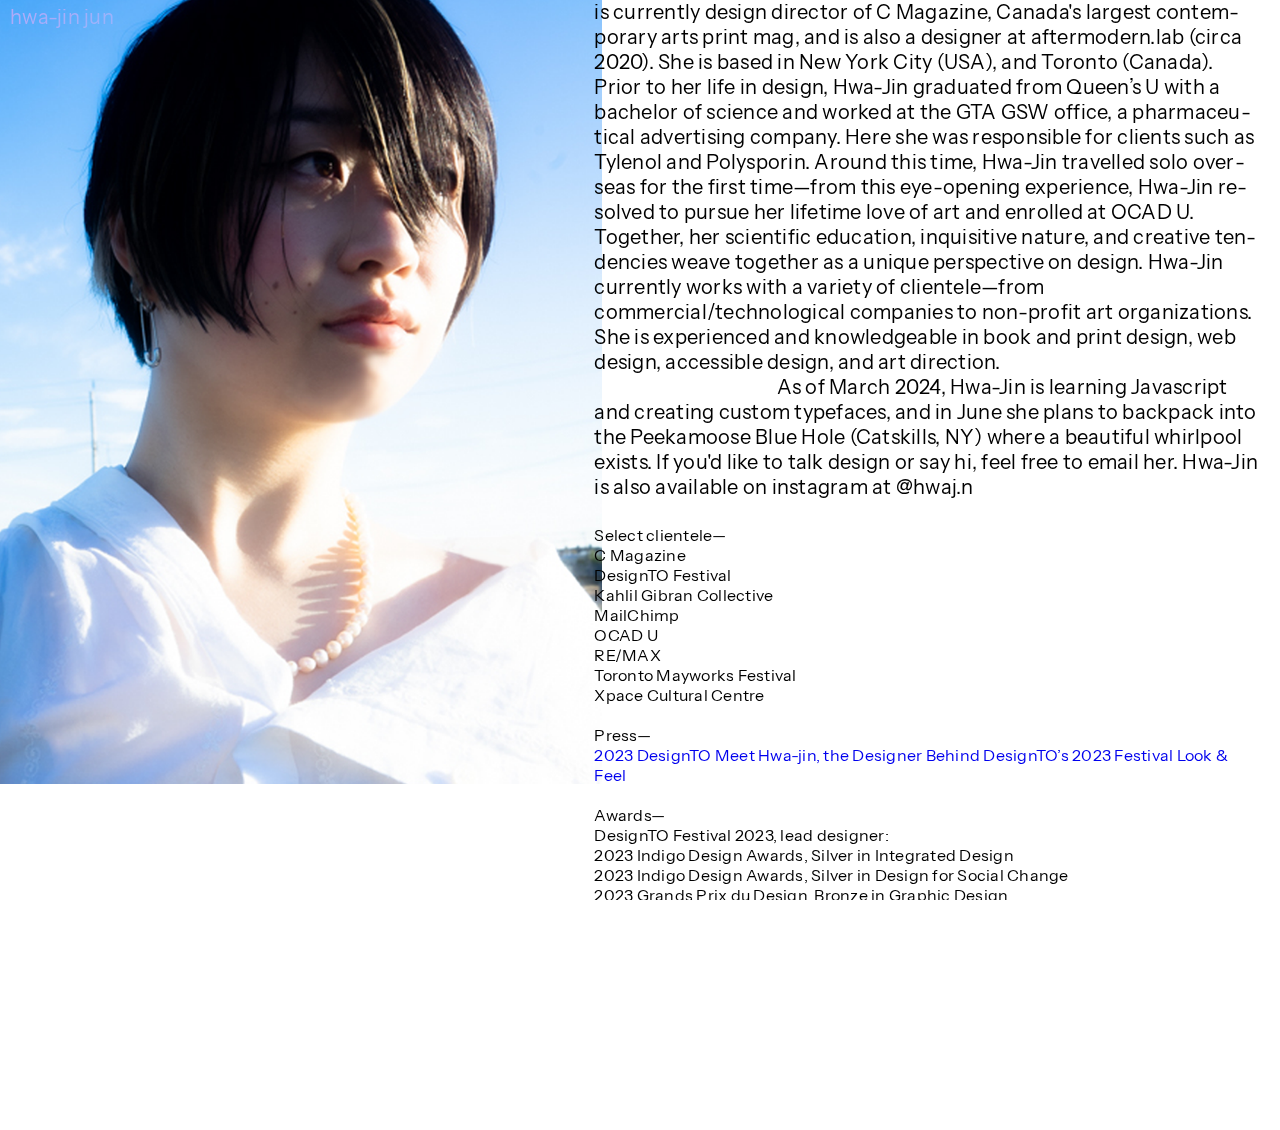
<file: 2024_me/index.html>
<!doctype html>
<html lang="en">
        <head>
            <link rel="stylesheet" href="/style.css" type="text/css">
            
            <script src="https://code.jquery.com/jquery-3.2.1.slim.min.js" integrity="sha384-KJ3o2DKtIkvYIK3UENzmM7KCkRr/rE9/Qpg6aAZGJwFDMVNA/GpGFF93hXpG5KkN" crossorigin="anonymous"></script>
<script src="https://cdn.jsdelivr.net/npm/popper.js@1.12.9/dist/umd/popper.min.js" integrity="sha384-ApNbgh9B+Y1QKtv3Rn7W3mgPxhU9K/ScQsAP7hUibX39j7fakFPskvXusvfa0b4Q" crossorigin="anonymous"></script>
<script src="https://cdn.jsdelivr.net/npm/bootstrap@4.0.0/dist/js/bootstrap.min.js" integrity="sha384-JZR6Spejh4U02d8jOt6vLEHfe/JQGiRRSQQxSfFWpi1MquVdAyjUar5+76PVCmYl" crossorigin="anonymous"></script>
<meta name="viewport" content="width=device-width, initial-scale=1.0, shrink-to-fit=no">
<script src="https://ajax.googleapis.com/ajax/libs/jquery/2.1.1/jquery.min.js"></script>
<script defer>$(function() {$(window).on('scroll', function() {
  var header = $(".learnmorehere");
  if ($(this).scrollTop() > 40) {
      if (!header.data('faded')) header.data('faded', 1).stop(true).fadeTo(400, 1);
  } else if (header.data('faded')) {
      header.data('faded', 0).stop(true).fadeTo(400, 0);
  }
});
  }
)</script>
</head>



        <body>      
            <div> <a class="name"href="../../">hwa-jin jun</a>
              <div class="pagewidth">            <div class="portrait"></div>
    
   <div class="introductionmore">
        is currently design director of C Magazine, Canada's largest contemporary arts print mag, and is also a designer at aftermodern.lab (circa 2020). She is based in New York City (USA), and Toronto (Canada).
        Prior to her life in design, Hwa-Jin graduated from Queen’s U with a bachelor of science and worked at the GTA GSW office, a pharmaceutical advertising company. Here she was responsible for clients such as Tylenol and Polysporin. Around this time, Hwa-Jin travelled solo overseas for the first time—from this eye-opening experience, Hwa-Jin resolved to pursue her lifetime love of art and enrolled at OCAD U. Together, her scientific education, inquisitive nature, and creative tendencies weave together as a unique perspective on design.
        Hwa-Jin currently works with a variety of clientele—from commercial/technological companies to non-profit art organizations. She is experienced and knowledgeable in book and print design, web design, accessible design, and art direction.
        <br>&emsp;&emsp;&emsp;&emsp;&emsp;&emsp;&emsp;&emsp;&emsp;As of March 2024, Hwa-Jin is learning Javascript and creating custom typefaces, and in June she plans to backpack into the Peekamoose Blue Hole (Catskills, NY) where a beautiful whirlpool exists.
        If you'd like to talk design or say hi, feel free to email her. Hwa-Jin is also available on instagram at @hwaj.n
    <br><br>
    <div class="lists">
    Select clientele—<br>
C Magazine<br>
DesignTO Festival<br>
Kahlil Gibran Collective<br>
MailChimp<br>
OCAD U<br>
RE/MAX<br>
Toronto Mayworks Festival<br>
Xpace Cultural Centre<br><br>
Press—<br>
<a href="https://designto.org/blog/meet-hwa-jin-the-designer-behind-designtos-2023-festival-look-feel/">2023 DesignTO Meet Hwa-jin, the Designer Behind DesignTO’s 2023 Festival Look & Feel</a><br><br>
Awards—<br>
DesignTO Festival 2023, lead designer:<br>
   2023 Indigo Design Awards, Silver in Integrated Design<br>
   2023 Indigo Design Awards, Silver in Design for Social Change<br>
    2023 Grands Prix du Design, Bronze in Graphic Design<br><br>
   Education—<br>
OCAD U (Toronto, ON Canada)—b.des, graphic design<br>
Queen's U (Kingston, ON Canada) —b.sci, biology    <br></div>



</div>        <div class="colophon"> <div class="fonts"style="padding-bottom:5px;">Fonts:<br> Instrument Sans (Rodrigo Fuenzalida)<br>Paragon (Chauncey Griffith).</div>Website coded by Hwa-Jin Jun.</div>     
</div>
</div>       

    


<!--<div class="not_stickyhead"> <div class="status">design director, creative</div>-->

    </div>

<br>
<br>
<br>
<br>
<br>
<br>
       <!--br custom--><div style="line-height:1000%;"><br></div> 







       
<!--email, script for selecting text on click from https://css-tricks.com/click-once-select-all-click-again-select-normally/-->

<div class="email hide"style="padding-top:10px;position:absolute;right:0;padding-right:10px;"><a class="nolink mail" href="mailto:lo&commat;h n&period;">h<div class="noshow">@hwa</div>el<div class="noshow">lion</div>lo&commat;h<div class="noshow">art</div>w<div class="noshow">an</div>ajn&period;co<div class="noshow">old</div>m</a></li> </div>







 <!-- address munging script by Steve Clay http://mrclay.org/2010/11/14/tiny-email-munging-script/ -->
 <script>(function(){
  var a, i = 0, o = this.onload;
  onload = function(){
    o && o(); // run the old window.onload if existed
    while (a = document.getElementsByTagName("a").item(i++))
      if (0 == a.href.indexOf("mailto:")) {
        a.href = a.href.replace(/[{}]/g, "");
        a.innerHTML = a.innerHTML.replace(/{(.)}/g, "$1");
      }
  };
})();

</script>
<script>
/*to make image click to next image*/
let slideIndex = 1;
showSlides(slideIndex);

function plusSlides(n) {
  showSlides(slideIndex += n);
}

function currentSlide(n) {
  showSlides(slideIndex = n);
}

function showSlides(n) {
  let i;
  let slides = document.getElementsByClassName("mySlides");
  
  if (n > slides.length) {slideIndex = 1}    
  if (n < 1) {slideIndex = slides.length}
  for (i = 0; i < slides.length; i++) {
    slides[i].style.display = "none";  
  }
  slides[slideIndex-1].style.display = "block";  
  
}


$.fn.isOnScreen = function(){
var element = this.get(0);
var bounds = element.getBoundingClientRect();
return bounds.top < window.innerHeight && bounds.bottom > 0;
}




</script>
        </body>

</html>
</file>
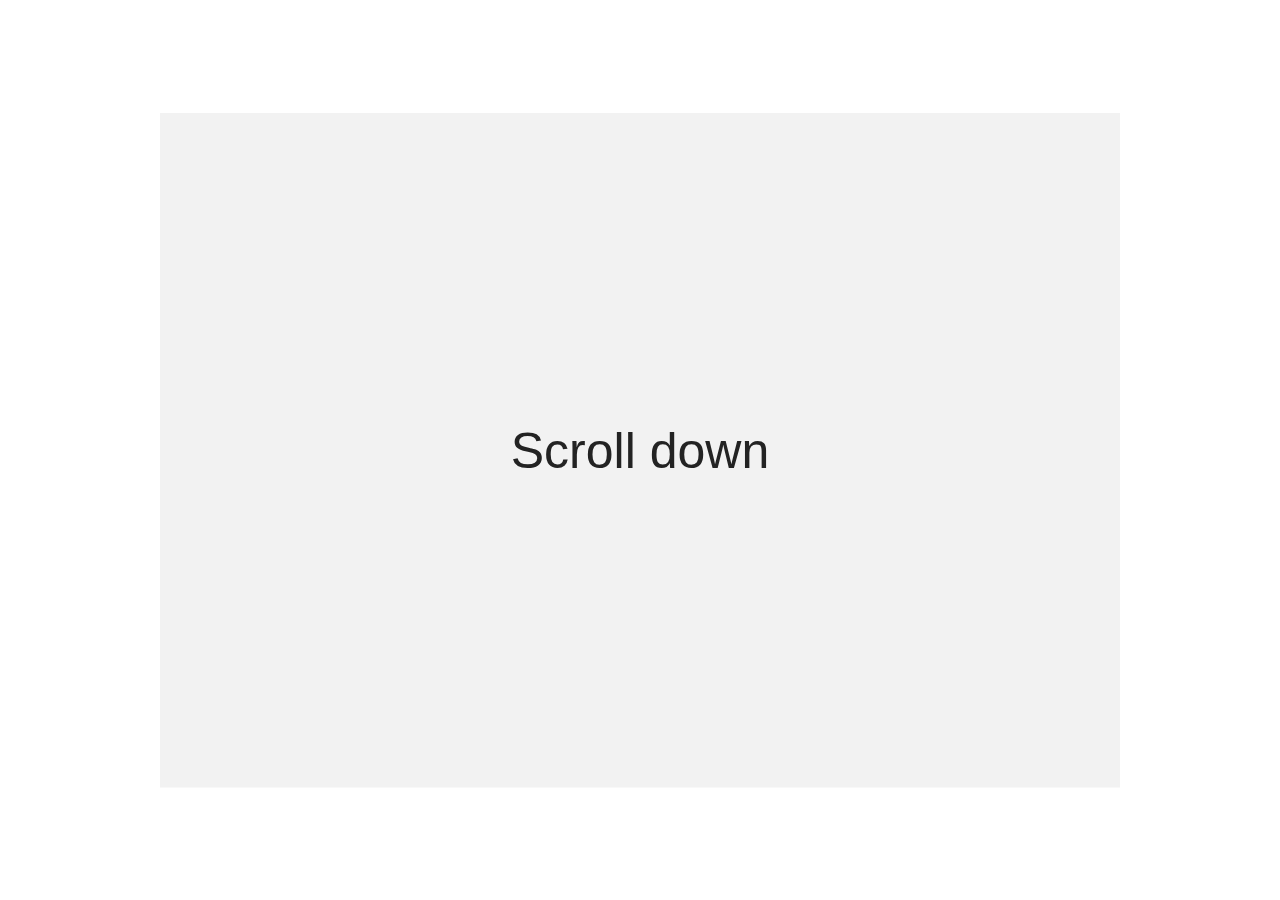
<file: jQuery-Plugin-To-Determine-If-An-Element-Is-In-the-Viewport-Viewport-Checker/demo/index.html>
<!-- Demo page -->
<!DOCTYPE html>
<html>
    <head>

        <script src="https://code.jquery.com/jquery-1.11.1.min.js"></script>
        <script src="../src/jquery.viewportchecker.js"></script>

        <style>
            body,html{
                width: 100%;
                height: 100%;
                margin: 0;
                font-family: 'Helvetica';
                padding: 0;
                position: relative;
                overflow: hidden;
            }

            .scrollwrapper{
                overflow: auto;
                width: 75%;
                height: 75%;
                position: absolute;
                top: 50%;
                left: 50%;
                -webkit-transform: translate(-50%, -50%);
                -moz-transform: translate(-50%, -50%);
                -ms-transform: translate(-50%, -50%);
                transform: translate(-50%, -50%);
            }

            .dummy{
                width: 100%;
                height: 300px;
                font-size: 0px;
                -webkit-transition: all .5s;
                transition: all .5s;
                -moz-transition: all .5s;
                text-align: center;
                opacity: .3;
            }

            .dummy.visible{
                font-size: 50px;
                color: white;
                text-shadow: 0 0 3px black;
                opacity: 1;
            }

            .spacer{
                position: relative;
                width: 100%;
                height: 100%;
                background-color: #f2f2f2;
            }

            .spacer .text{
                position: absolute;
                font-size: 50px;
                color: #232323;
                text-align: center;
                width: 100%;
                top: 50%;
                -webkit-transform: translateY(-50%);
                -moz-transform: translateY(-50%);
                transform: translateY(-50%);
            }

        </style>

        <script>
            $(document).ready(function(){
                $('.dummy').viewportChecker({
                    callbackFunction: function(elem, action){
                        setTimeout(function(){
                            elem.html((action == "add") ? 'Callback with 500ms timeout: added class' : 'Callback with 500ms timeout: removed class');
                        },500);
                    },
                    scrollBox: ".scrollwrapper"
                });
            });
        </script>
    </head>

    <body>
        <div class="scrollwrapper">
            <div class="spacer"><div class="text">Scroll down</div></div>
            <div class="dummy" data-vp-add-class="visible random1" data-vp-repeat="true" data-vp-offset="50%" style="background-color: #2ecc71;">element 1 (repeat=true, offset=100)</div>
            <div class="spacer"></div>
            <div class="dummy" data-vp-add-class="visible random1" data-vp-repeat="false" data-vp-offset="100" style="background-color: #9b59b6;">element 2 (repeat=false, offset=100)</div>
            <div class="spacer"></div>
            <div class="dummy" data-vp-add-class="visible random1" data-vp-repeat="true" data-vp-offset="100" style="background-color: #3498db;">element 3 (repeat=true, offset=100)</div>
            <div class="spacer"></div>
        </div>
    </body>
</html>
</file>
<file: style.css>
/*uploaded fonts*/


@font-face { font-family: 'paragon'; 
    src: url('/fonts/Paragon-Regular.woff2') format('woff2');
    font-weight:normal;
    font-style:normal;}             
  
@font-face { font-family: 'instrument'; 
    src: url('/fonts/InstrumentSans-Regular.woff2') format('woff2');
    font-weight:normal;
    font-style:normal;}

@font-face { font-family: 'instrument-bold'; 
  src: url('/fonts/InstrumentSans-Bold.woff2') format('woff2');
  font-weight:normal;
  font-style:normal;}
      
@font-face { font-family: 'instrument-italics'; 
  src: url('/fonts/InstrumentSans-Italic.woff2') format('woff2');
  font-weight:normal;
  font-style:normal;}

@font-face { font-family: 'paragon-italics'; 
  src: url('/fonts/Paragonitalic-Regular.woff2') format('woff2');
  font-style:normal;}


html {padding:0;margin:0 auto;width:100%;height:100%;overflow-x: hidden;max-height: 100%
}
body{padding:0;margin:0 auto;width:100%;height:100%;max-height: 100%;overflow-x:hidden!important;}
.introductionspacer{display:none;}

a.name:link{color:white!important;}
a.name:visited{color:white!important;}
a.name:hover{color:red!important;}
a.name:active{color:white!important;}
.learnmorehere{opacity:0!important;}
.name,.transparent, .stickyhead, .email, .nolink{mix-blend-mode:difference!important;z-index:100;}
    @media only screen and (max-width: 676px) {
  .stickyhead{position:absolute;display:inline-block;}
  .name{position:fixed;padding-left:10px!important;}
  .learnmorehere {position:fixed!important;right:0;padding-right:30px!important;z-index:10;color:black;}
  .email,.nolink{z-index:1000!important;mix-blend-mode: difference!important;}
  .project_description,.name,.transparent, .email, .nolink, .learnmorehere, .introductionmore
    {font-family:'instrument'!important; 
      font-style:normal!important;
      font-size:12pt!important;
      letter-spacing:.55px!important;
      padding:5px;}
      .introduction {font-family:'instrument'!important; 
        font-style:normal!important;
        font-size:12pt!important;
        letter-spacing:.25px!important;
        padding:5px;}

      .name,.transparent, .stickyhead, .email, .nolink{mix-blend-mode: difference!important;color:white;z-index:100;}
  
      .name a:link{color:white!important;}
      .name a:visited{color:black!important;}
      .name a:hover{color:white!important;}
      .name a:active{color:white!important;}
      
      .learnmorehere a:link{color:black!important;mix-blend-mode: normal!important;}
      .learnmorehere a:visited{color:black!important;mix-blend-mode: normal!important;}
      .learnmorehere a:hover{color:black!important;mix-blend-mode: normal!important;}
      .learnmorehere a:active{color:black!important;mix-blend-mode: normal!important;}
  
  .email{bottom:10px;left:0px;position:sticky;   
      z-index:100;
      /*  for click select all    */
      -webkit-user-select: all;
      user-select: all;overflow-anchor: none;
      /*  remove the underline    */
      }
  
  .headspacer{height:200px;position:relative;width:100%;}
    
  /*nolink also changes the email font*/
  .nolink{
  color: white;
    pointer-events: none;
    text-decoration: none !important;
    -webkit-text-decoration: none !important;bottom:0;position:fixed;}    
  
  /* for email munging*/
  .noshow{
  display:none;
  }
  
  

  
  body{font-family:'instrument'!important;font-size:12pt;letter-spacing:.8pt;line-height:23px!important;hyphens:auto;}
  .introduction{position:static;width:80vw;max-width:900px;padding-left:15px!important;float:right;top:0;right:0;color:black;z-index:10000!important;padding-bottom:150px;}
  
  .serif{font-family:'paragon-italics'!important;letter-spacing:-.55pt;font-size:11.5pt;}
  
  a{text-decoration:none!important;}
  a:link.serif {color:white!important;-webkit-text-fill-color:white!important;}
  a:visited.serif {color:black!important;-webkit-text-fill-color:black!important;}
  a:hover.serif {color:red!important;-webkit-text-fill-color:red!important;font-style:normal;}
  a:active.serif {color:white!important;-webkit-text-fill-color:white!important;}
  
  
  
  
  
  .project{width:100%;}
  .project_description{padding-top:10px;padding-left:10px;padding-right:20px;}
  .bold{font-family:'instrument-bold'!important;display:inline-block;}
  .italics{font-family:'instrument-italics'!important;display:inline-block;}
  .sup {columns:2;padding-bottom:50px;font-size:80%;line-height:14px!important;width:98%;text-align:justify;hyphens: auto;padding-left:80px;}
      .carousel-item{width:85vw;max-width:1200px!important;}
      .d-block{z-index:-997;}
  .carousel-control-next, .carousel-control-prev {mix-blend-mode: difference!important;}
  
  
  
  
  
  
  .portrait{position:fixed;z-index:100px;width:200px;height:300px;bottom:0;background-size:100%;background-position:0px 0px;background-image:url("/2024_me/hwajinjun.png");background-repeat: no-repeat;position:absolute;mix-blend-mode: multiply;}
  .lists{font-size:80%;line-height:20px;}
  .introductionmore{position:relative;width:80vw;float:right;top:0;max-width:900px;z-index:100;left: calc((100vw - 100%));padding-right:20px;}
  
  .colophon{padding-top:250px;float:right;width:100%;text-align:right;}
  
    }

    
    @media only screen and (min-width:677px) and (max-width:1234px) {
      .stickyhead{position:absolute;display:inline-block;}
.name{position:fixed;padding-left:10px!important;}
.learnmorehere {position:fixed!important;right:0;padding-right:30px!important;z-index:10;color:black;}
.email,.nolink{z-index:1000!important;mix-blend-mode: difference!important;}
.name,.transparent, .email, .nolink, .introduction, .learnmorehere, .introductionmore,.colophon
  {font-family:'instrument'!important; 
    font-style:normal!important;
    font-size:14pt!important;
    letter-spacing:.25px!important;
    padding:5px;line-height:25px!important;}
    .transparent, .stickyhead, .email, .nolink{mix-blend-mode: difference!important;color:white;z-index:100;}
    .name a:link{color:white!important;}
    .name a:visited{color:black!important;}
    .name a:hover{color:white!important;}
    .name a:active{color:white!important;}
    
    .learnmorehere a:link{color:black!important;mix-blend-mode: normal!important;}
    .learnmorehere a:visited{color:black!important;mix-blend-mode: normal!important;}
    .learnmorehere a:hover{color:black!important;mix-blend-mode: normal!important;}
    .learnmorehere a:active{color:black!important;mix-blend-mode: normal!important;}

.email{bottom:10px;left:0px;position:sticky;   
    z-index:100;
    /*  for click select all    */
    -webkit-user-select: all;
    user-select: all;overflow-anchor: none;
    /*  remove the underline    */
    }

.headspacer{height:200px;position:relative;width:100%;}
  
/*nolink also changes the email font*/
.nolink{
color: white;
  pointer-events: none;
  text-decoration: none !important;
  -webkit-text-decoration: none !important;bottom:0;position:fixed;}    

/* for email munging*/
.noshow{
display:none;
}





body{font-family:'instrument'!important;font-size:15pt;letter-spacing:.8pt;hyphens:auto;height:100%!important;width:100%!important;padding:0!important;margin:0!important;}
.introductionspacer{display:inline-block!important;width:40vw!important;max-width:770px!important;background-color:none;height:100px;z-index:1000;}
.introduction{position:static;width:57vw;max-width:900px;padding-left:15px!important;float:right;top:0;right:0;color:black;z-index:10000!important;margin-bottom:180px;}

.serif{font-family:'paragon-italics'!important;letter-spacing:-.55pt;font-size:14pt;}

a{text-decoration:none!important;}
a:link.serif {color:white!important;-webkit-text-fill-color:white!important;}
a:visited.serif {color:black!important;-webkit-text-fill-color:black!important;}
a:hover.serif {color:red!important;-webkit-text-fill-color:red!important;font-style:normal;}
a:active.serif {color:white!important;-webkit-text-fill-color:white!important;}





.project{width:100vw;}
.project_description{float:right;padding-left:10px;margin-right:15px;padding-top:10px;
    width:657px;font-size:12pt!important;
    letter-spacing:.25px!important;
    padding:5px;line-height:20px!important;}
.bold{font-family:'instrument-bold'!important;display:inline-block;}
.italics{font-family:'instrument-italics'!important;display:inline-block;}
.sup {columns:2;font-size:80%;line-height:14px!important;width:100%;text-align:justify;hyphens: auto;padding-bottom:50px;padding-left:70px;padding-right:19px;}
    .carousel-item{width:85vw;max-width:1200px!important;}
    .d-block{z-index:-997;}
.carousel-control-next, .carousel-control-prev {mix-blend-mode: difference!important;}






.portrait{position:relative;display:block;max-width:1694px!important;float:left;width:47vw;position:absolute;height:100%;background-image:url("/2024_me/hwajinjun.png");background-size:cover;background-repeat: no-repeat!important;mix-blend-mode: multiply;z-index:-100;background-position:0 -200px;}
.lists,.fonts{font-size:80%;line-height:20px;}
.introductionmore{position:relative;width:52vw;float:right;max-width:900px;z-index:100;left: calc((100vw - 100%));padding-right:20px;}

.colophon{padding-top:50px;float:right;width:100%;text-align:right;}

        }




@media only screen and (min-width: 1235px) and (max-width:1550px){
  
.stickyhead{position:absolute;display:inline-block;}
.name{position:fixed;padding-left:10px!important;}
.learnmorehere {position:fixed!important;right:0;height:fit-content;padding-right:30px!important;color:black;}
.email,.nolink{z-index:1000!important;mix-blend-mode: difference!important;}
.name,.transparent, .email, .nolink, .learnmorehere,.colophon
  {font-family:'instrument'!important; 
    font-style:normal!important;
    font-size:15pt!important;
    letter-spacing:.25px!important;
    padding:5px;}

    .introduction,.introductionmore{font-family:'instrument'!important; 
      font-style:normal!important;
      font-size:15pt!important;
      letter-spacing:.25px!important;}
    .name,.transparent, .stickyhead, .email, .nolink{mix-blend-mode: difference!important;color:white;z-index:100;}

    .name a:link{color:white!important;}
    .name a:visited{color:black!important;}
    .name a:hover{color:white!important;}
    .name a:active{color:white!important;}
    
    .learnmorehere a:link{color:black!important;mix-blend-mode: normal!important;}
    .learnmorehere a:visited{color:black!important;mix-blend-mode: normal!important;}
    .learnmorehere a:hover{color:black!important;mix-blend-mode: normal!important;}
    .learnmorehere a:active{color:black!important;mix-blend-mode: normal!important;}

.email{bottom:10px;left:0px;position:sticky;   
    z-index:100;
    /*  for click select all    */
    -webkit-user-select: all;
    user-select: all;overflow-anchor: none;
    /*  remove the underline    */
    }

.headspacer{height:200px;position:relative;width:100%;}
  
/*nolink also changes the email font*/
.nolink{
color: white;
  pointer-events: none;
  text-decoration: none !important;
  -webkit-text-decoration: none !important;bottom:0;position:fixed;}    

/* for email munging*/
.noshow{
display:none;
}





body{width:100%;height:100%;font-family:'instrument'!important;font-size:15pt;letter-spacing:.8pt;line-height:25px;hyphens:auto;}
.parent{padding:0;}
.introductionspacer{display:inline-block!important;width:45vw!important;max-width:770px!important;background-color:none;height:100px;z-index:1000;padding-left:0!important;padding-right:0!important;}
.introduction{display:inline-block!important;width:53vw;max-width:900px;top:0;right:0;color:black;z-index:10000!important;}

.serif{font-family:'paragon-italics'!important;letter-spacing:-.55pt;font-size:14pt;}

a{text-decoration:none!important;}
a:link.serif {color:white!important;-webkit-text-fill-color:white!important;}
a:visited.serif {color:black!important;-webkit-text-fill-color:black!important;}
a:hover.serif {color:red!important;-webkit-text-fill-color:red!important;font-style:normal;}
a:active.serif {color:white!important;-webkit-text-fill-color:white!important;}





.project{display:flex;max-width:1694px!important;width:100vw;}
.project_description{flex-grow:1!important;padding-left:10px;padding-right:20px;
    line-height:21px;letter-spacing:.7px;max-width:521px!important;}
.bold{font-family:'instrument-bold'!important;display:inline-block;}
.italics{font-family:'instrument-italics'!important;display:inline-block;}
.sup {font-size:80%;line-height:14px!important;width:98%;text-align:justify;hyphens: auto;padding-left:80px;}
    .carousel-item{width:85vw;max-width:1200px!important;}
    .d-block{z-index:-997;}
.carousel-control-next, .carousel-control-prev {mix-blend-mode: difference!important;}





.pagewidth{width:100%;max-width:1694px;}
.portrait{display:block;max-width:1694px!important;float:left;width:47vw;position:absolute;height:100%;background-image:url("/2024_me/hwajinjun.png");background-size:cover;background-repeat: no-repeat!important;mix-blend-mode: multiply;z-index:-100;background-position:0 -300px;}
.lists{font-size:80%;line-height:20px;padding-top:0px;}
.introductionmore{position:relative;width:52vw;float:right;max-width:900px;z-index:100;left: calc((100vw - 100%));padding-right:20px;}
.fonts{bottom:0;font-size:80%;line-height:20px;}
.colophon{padding-top:50px;float:right;width:100%;text-align:right;}

  }



  @media only screen and (min-width: 1551px) {
    
.stickyhead{position:absolute;display:inline-block;}
.name{position:fixed;padding-left:10px!important;}
.learnmorehere {position:fixed!important;right:0;height:fit-content;padding-right:30px!important;color:black;}
.email,.nolink{z-index:1000!important;mix-blend-mode: difference!important;}
.name,.transparent, .email, .nolink, .learnmorehere,.colophon
  {font-family:'instrument'!important; 
    font-style:normal!important;
    font-size:15pt!important;
    letter-spacing:.25px!important;
    padding:5px;}

    .introduction,.introductionmore{font-family:'instrument'!important; 
      font-style:normal!important;
      font-size:15pt!important;
      letter-spacing:.25px!important;}
    .name,.transparent, .stickyhead, .email, .nolink{mix-blend-mode: difference!important;color:white;z-index:100;}

    .name a:link{color:white!important;}
    .name a:visited{color:black!important;}
    .name a:hover{color:white!important;}
    .name a:active{color:white!important;}
    
    .learnmorehere a:link{color:black!important;mix-blend-mode: normal!important;}
    .learnmorehere a:visited{color:black!important;mix-blend-mode: normal!important;}
    .learnmorehere a:hover{color:black!important;mix-blend-mode: normal!important;}
    .learnmorehere a:active{color:black!important;mix-blend-mode: normal!important;}

.email{bottom:10px;left:0px;position:sticky;   
    z-index:100;
    /*  for click select all    */
    -webkit-user-select: all;
    user-select: all;overflow-anchor: none;
    /*  remove the underline    */
    }

.headspacer{height:200px;position:relative;width:100%;}
  
/*nolink also changes the email font*/
.nolink{
color: white;
  pointer-events: none;
  text-decoration: none !important;
  -webkit-text-decoration: none !important;bottom:0;position:fixed;}    

/* for email munging*/
.noshow{
display:none;
}





body{width:100%;height:100%;font-family:'instrument'!important;font-size:15pt;letter-spacing:.8pt;line-height:25px;hyphens:auto;}
.parent{padding:0;}
.introductionspacer{display:inline-block!important;width:45vw!important;max-width:770px!important;background-color:none;height:100px;z-index:1000;padding-left:0!important;padding-right:0!important;}
.introduction{display:inline-block!important;width:53vw;max-width:900px;top:0;right:0;color:black;z-index:10000!important;}

.serif{font-family:'paragon-italics'!important;letter-spacing:-.55pt;font-size:14pt;}

a{text-decoration:none!important;}
a:link.serif {color:white!important;-webkit-text-fill-color:white!important;}
a:visited.serif {color:black!important;-webkit-text-fill-color:black!important;}
a:hover.serif {color:red!important;-webkit-text-fill-color:red!important;font-style:normal;}
a:active.serif {color:white!important;-webkit-text-fill-color:white!important;}





.project{display:flex;max-width:1694px!important;width:100vw;}
.project_description{flex-grow:1!important;padding-left:10px;padding-right:20px;
    line-height:21px;letter-spacing:.7px;max-width:521px!important;}
.bold{font-family:'instrument-bold'!important;display:inline-block;}
.italics{font-family:'instrument-italics'!important;display:inline-block;}
.sup {font-size:80%;line-height:14px!important;width:98%;text-align:justify;hyphens: auto;padding-left:80px;}
    .carousel-item{width:85vw;max-width:1200px!important;}
    .d-block{z-index:-997;}
.carousel-control-next, .carousel-control-prev {mix-blend-mode: difference!important;}





.pagewidth{left:0px;max-width:1694px;width:100%!important;height:fit-content;background-color:none;position:absolute;z-index:-100px;margin:0!important;padding:0!important;mix-blend-mode: multiply;}
.portrait{max-width:796.26px!important;float:left;width:47%;position:absolute;height:100%;background-image:url("/2024_me/hwajinjun.png");background-size:cover;background-repeat: no-repeat!important;mix-blend-mode: multiply;z-index:-100;background-position:0 -300px;}
.lists{font-size:80%;line-height:20px;padding-top:0px;margin-bottom:30px;}
.introductionmore{width:52%;float:right;max-width:860.94px!important;z-index:100;left: calc((100vw - 100%));padding-right:20px;}
.fonts{bottom:0;font-size:80%;line-height:20px;}
.colophon{position:absolute;bottom:5px;right:0;margin-right:5px;text-align:right;}
  }
</file>
